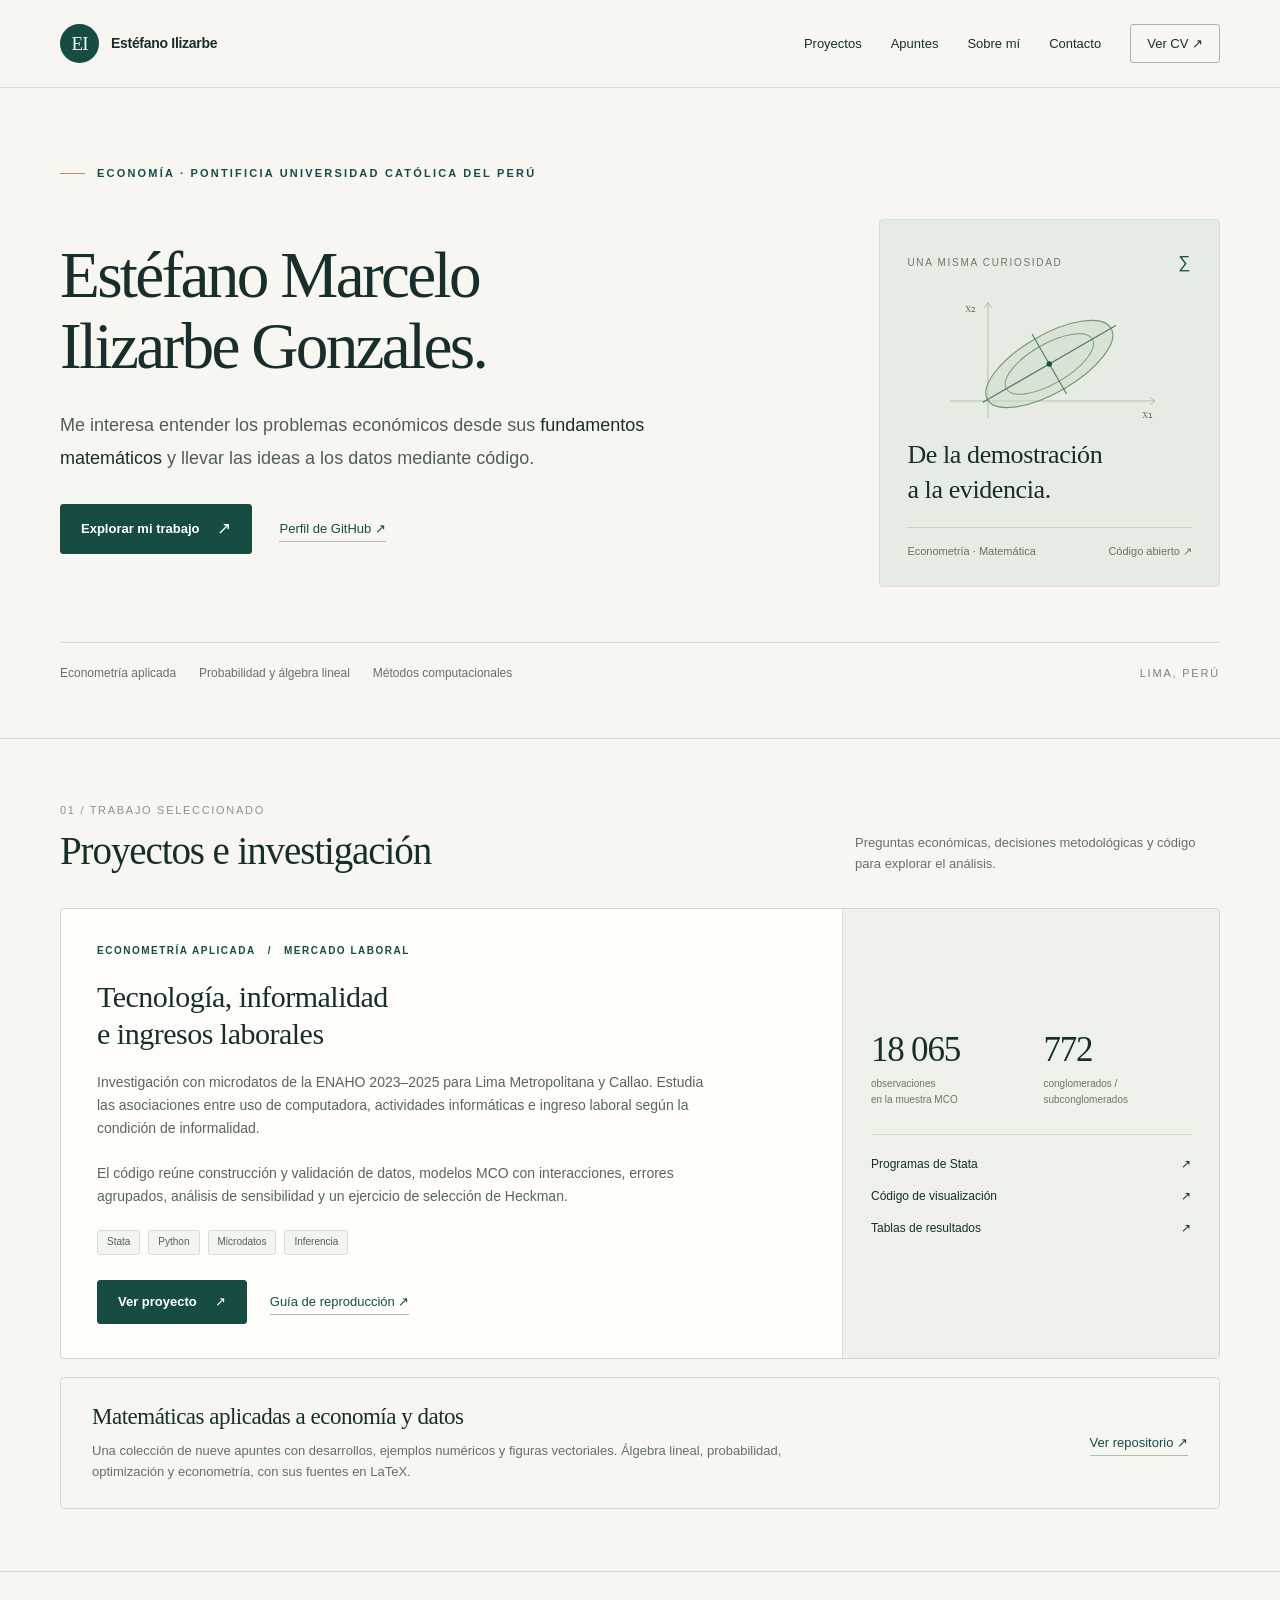
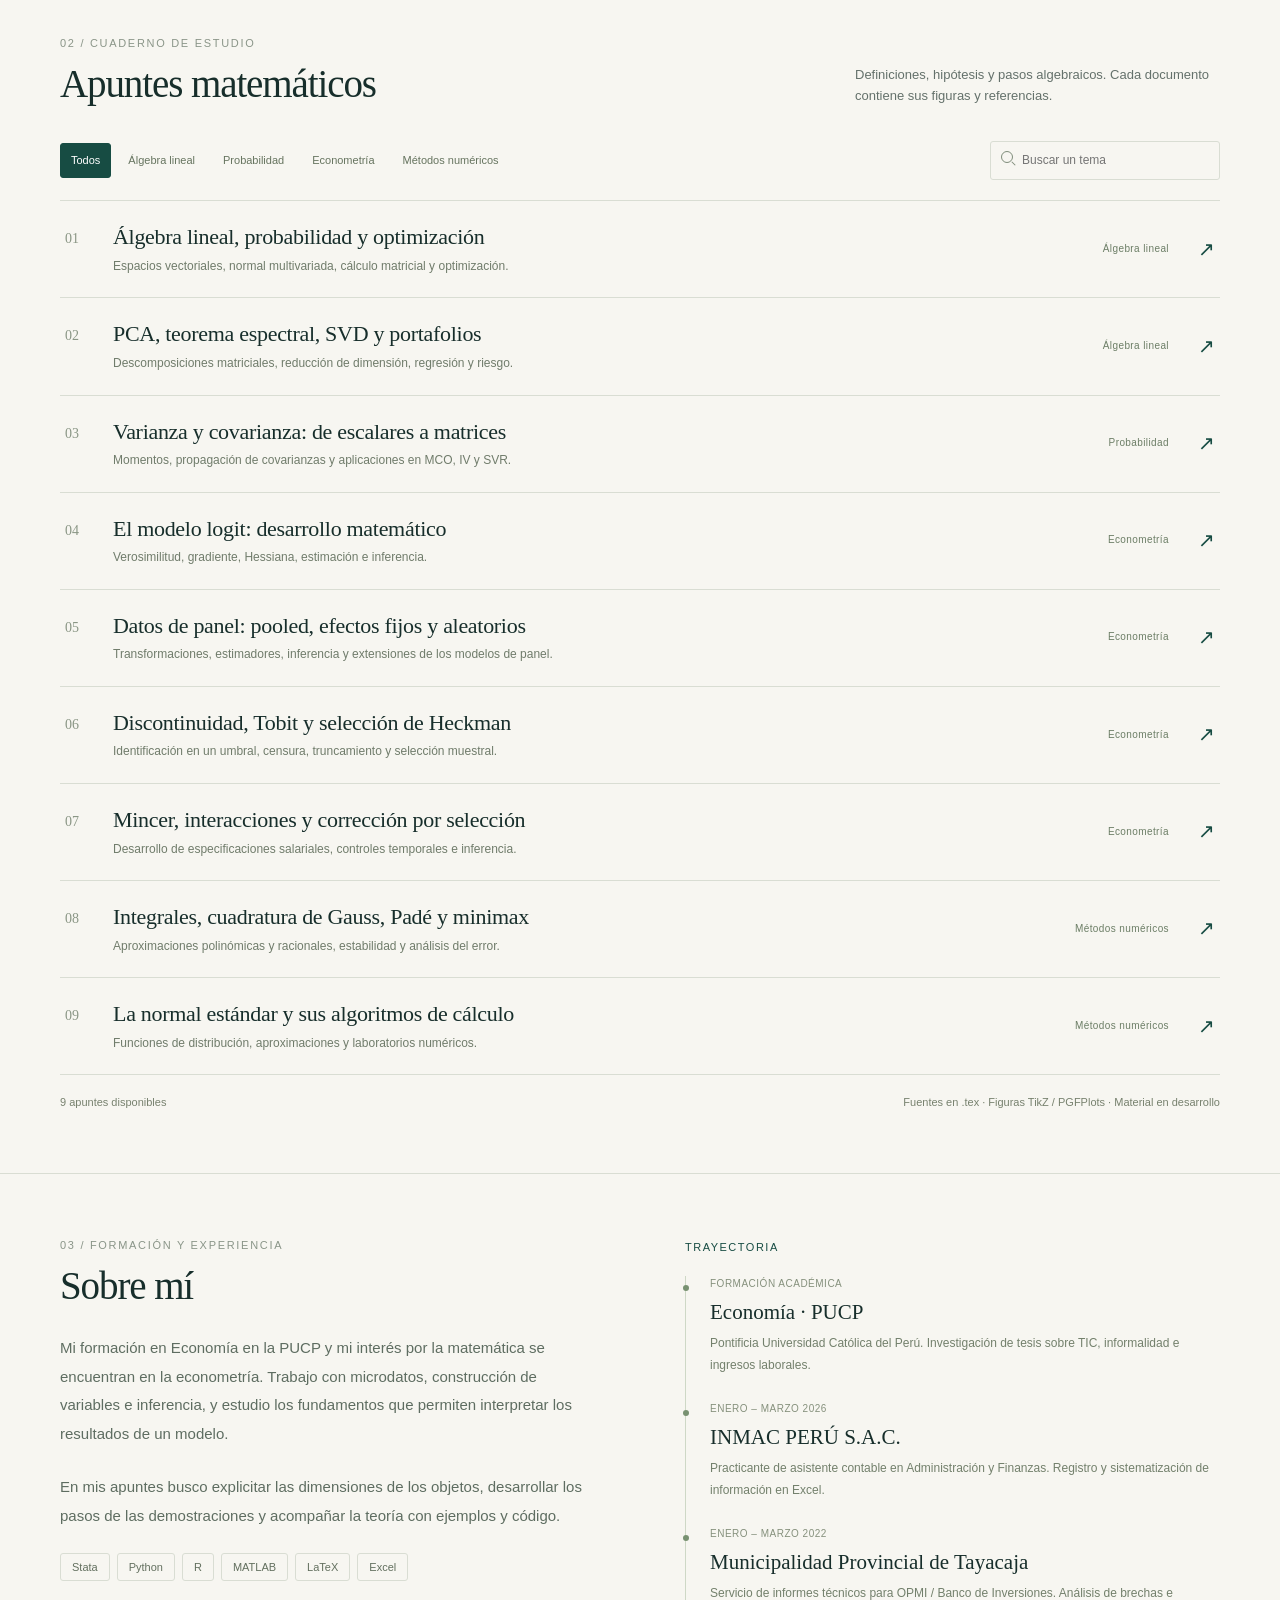
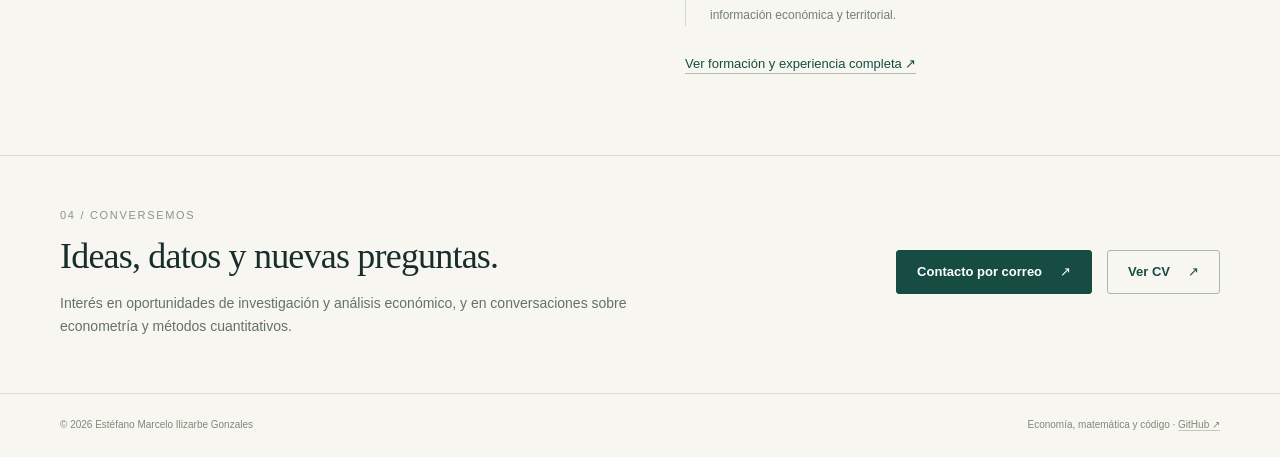
<file: index.html>
<!doctype html>
<html lang="es">
<head>
  <meta charset="utf-8">
  <meta name="viewport" content="width=device-width, initial-scale=1">
  <title>Estéfano Marcelo Ilizarbe Gonzales | Economista · PUCP</title>
  <meta name="description" content="Estéfano Marcelo Ilizarbe Gonzales. Economía PUCP, econometría aplicada, proyecto ENAHO y apuntes de matemática con código abierto.">
  <meta name="author" content="Estéfano Marcelo Ilizarbe Gonzales">
  <meta name="robots" content="index, follow">
  <meta name="theme-color" content="#174c43">
  <link rel="canonical" href="https://estefanoilizarbeg-quant.github.io/">
  <link rel="icon" href="assets/favicon.svg" type="image/svg+xml">
  <link rel="stylesheet" href="assets/styles.css">
  <meta property="og:type" content="website">
  <meta property="og:locale" content="es_PE">
  <meta property="og:site_name" content="Estéfano Ilizarbe Gonzales">
  <meta property="og:title" content="Estéfano Marcelo Ilizarbe Gonzales | Economía y métodos cuantitativos">
  <meta property="og:description" content="Econometría aplicada, investigación con ENAHO y apuntes de matemática. Proyectos, código y formación académica.">
  <meta property="og:url" content="https://estefanoilizarbeg-quant.github.io/">
  <meta name="twitter:card" content="summary">
  <script type="application/ld+json">
  {"@context":"https://schema.org","@type":"Person","name":"Estéfano Marcelo Ilizarbe Gonzales","alternateName":["Estefano Marcelo Ilizarbe Gonzales","Estéfano Ilizarbe","Estefano Ilizarbe"],"url":"https://estefanoilizarbeg-quant.github.io/","sameAs":["https://github.com/EstefanoIlizarbeG-Quant"],"jobTitle":"Economista","description":"Formación en Economía en la Pontificia Universidad Católica del Perú. Interés en econometría aplicada, probabilidad, álgebra lineal y métodos computacionales.","knowsAbout":["Econometría","Estadística","Álgebra lineal","Mercado laboral","Stata","Python","Métodos numéricos"]}
  </script>
  <script src="assets/site.js" defer></script>
</head>
<body>
  <a class="skip-link" href="#contenido">Saltar al contenido</a>
  <header class="site-header">
    <div class="wrap header-inner">
      <a class="brand" href="./" aria-label="Estéfano Ilizarbe, inicio"><span class="brand-mark" aria-hidden="true">EI</span><span class="brand-name">Estéfano Ilizarbe</span></a>
      <button class="menu-toggle" aria-expanded="false" aria-controls="navigation">Menú</button>
      <nav class="nav-links" id="navigation" aria-label="Navegación principal">
        <a href="#proyectos">Proyectos</a><a href="#apuntes">Apuntes</a><a href="#sobre-mi">Sobre mí</a><a href="#contacto">Contacto</a><a class="nav-cv" href="cv.html">Ver CV <span aria-hidden="true">↗</span></a>
      </nav>
    </div>
  </header>
  <main id="contenido">
    <section class="hero wrap" aria-labelledby="nombre">
      <p class="eyebrow">Economía · Pontificia Universidad Católica del Perú</p>
      <div class="hero-grid">
        <div>
          <h1 id="nombre"><span>Estéfano Marcelo</span><span>Ilizarbe Gonzales.</span></h1>
          <p class="intro">Me interesa entender los problemas económicos desde sus <strong>fundamentos matemáticos</strong> y llevar las ideas a los datos mediante código.</p>
          <div class="hero-actions"><a class="button" href="#proyectos">Explorar mi trabajo <span class="arrow" aria-hidden="true">↗</span></a><a class="text-link" href="https://github.com/EstefanoIlizarbeG-Quant">Perfil de GitHub <span aria-hidden="true">↗</span></a></div>
        </div>
        <aside class="hero-aside" aria-label="Áreas de trabajo">
          <div class="aside-top"><span>Una misma curiosidad</span><span aria-hidden="true">∑</span></div>
          <svg class="formula-illustration" viewBox="0 0 280 155" role="img" aria-labelledby="geometry-title"><title id="geometry-title">Ilustración de ejes y una elipse de covarianza</title><g fill="none" stroke="#a9bca7" stroke-width="1"><path d="M30 124H257M72 143V15"/><path d="m251 120 6 4-6 4M68 21l4-6 4 6"/></g><g transform="translate(140 83) rotate(-30)"><ellipse rx="79" ry="32" fill="#cddcc8" fill-opacity=".5" stroke="#789671" stroke-width="1.3"/><ellipse rx="55" ry="22" fill="none" stroke="#789671" stroke-width="1"/><path d="M-85 0H85M0-38V38" stroke="#507d61" stroke-width="1.3"/></g><circle cx="140" cy="83" r="3" fill="#174c43"/><text x="243" y="143" font-family="Georgia,serif" font-size="13" fill="#66805f">x₁</text><text x="47" y="25" font-family="Georgia,serif" font-size="13" fill="#66805f">x₂</text></svg>
          <p class="aside-line">De la demostración<br>a la evidencia.</p>
          <div class="aside-bottom"><span>Econometría · Matemática</span><span>Código abierto ↗</span></div>
        </aside>
      </div>
      <div class="hero-bottom"><div class="hero-topics"><span>Econometría aplicada</span><span>Probabilidad y álgebra lineal</span><span>Métodos computacionales</span></div><span class="location">Lima, Perú</span></div>
    </section>

    <section class="section" id="proyectos" aria-labelledby="proyectos-title">
      <div class="wrap">
        <div class="section-header"><div><div class="section-number">01 / TRABAJO SELECCIONADO</div><h2 id="proyectos-title">Proyectos e investigación</h2></div><p class="section-caption">Preguntas económicas, decisiones metodológicas y código para explorar el análisis.</p></div>
        <article class="project project-main">
          <div class="project-body"><div class="tagline">Econometría aplicada <span aria-hidden="true">/</span> Mercado laboral</div><h3>Tecnología, informalidad<br>e ingresos laborales</h3><p>Investigación con microdatos de la ENAHO 2023–2025 para Lima Metropolitana y Callao. Estudia las asociaciones entre uso de computadora, actividades informáticas e ingreso laboral según la condición de informalidad.</p><p>El código reúne construcción y validación de datos, modelos MCO con interacciones, errores agrupados, análisis de sensibilidad y un ejercicio de selección de Heckman.</p><div class="project-labels"><span class="pill">Stata</span><span class="pill">Python</span><span class="pill">Microdatos</span><span class="pill">Inferencia</span></div><div class="project-actions"><a class="button" href="https://github.com/EstefanoIlizarbeG-Quant/tic-ingresos-laborales-enaho">Ver proyecto <span aria-hidden="true">↗</span></a><a class="text-link" href="https://github.com/EstefanoIlizarbeG-Quant/tic-ingresos-laborales-enaho/blob/main/docs/reproduccion.md">Guía de reproducción ↗</a></div></div>
          <div class="project-side"><div class="project-stats"><div><span class="stat-number">18 065</span><span class="stat-label">observaciones<br>en la muestra MCO</span></div><div><span class="stat-number">772</span><span class="stat-label">conglomerados /<br>subconglomerados</span></div></div><div class="project-side-links"><a href="https://github.com/EstefanoIlizarbeG-Quant/tic-ingresos-laborales-enaho/tree/main/stata">Programas de Stata <span aria-hidden="true">↗</span></a><a href="https://github.com/EstefanoIlizarbeG-Quant/tic-ingresos-laborales-enaho/blob/main/python/graficos_enaho.py">Código de visualización <span aria-hidden="true">↗</span></a><a href="https://github.com/EstefanoIlizarbeG-Quant/tic-ingresos-laborales-enaho/tree/main/resultados/tablas">Tablas de resultados <span aria-hidden="true">↗</span></a></div></div>
        </article>
        <article class="project project-secondary"><div><h3>Matemáticas aplicadas a economía y datos</h3><p>Una colección de nueve apuntes con desarrollos, ejemplos numéricos y figuras vectoriales. Álgebra lineal, probabilidad, optimización y econometría, con sus fuentes en LaTeX.</p></div><a class="text-link" href="https://github.com/EstefanoIlizarbeG-Quant/matematicas-aplicadas">Ver repositorio ↗</a></article>
      </div>
    </section>

    <section class="section" id="apuntes" aria-labelledby="apuntes-title">
      <div class="wrap">
        <div class="section-header"><div><div class="section-number">02 / CUADERNO DE ESTUDIO</div><h2 id="apuntes-title">Apuntes matemáticos</h2></div><p class="section-caption">Definiciones, hipótesis y pasos algebraicos. Cada documento contiene sus figuras y referencias.</p></div>
        <div class="note-controls js-only"><div class="filters" role="group" aria-label="Filtrar apuntes por área"><button class="filter-button" data-filter="all" aria-pressed="true">Todos</button><button class="filter-button" data-filter="algebra" aria-pressed="false">Álgebra lineal</button><button class="filter-button" data-filter="probabilidad" aria-pressed="false">Probabilidad</button><button class="filter-button" data-filter="econometria" aria-pressed="false">Econometría</button><button class="filter-button" data-filter="numericos" aria-pressed="false">Métodos numéricos</button></div><div class="note-search"><span class="search-icon" aria-hidden="true"></span><input id="note-search" type="search" placeholder="Buscar un tema" aria-label="Buscar apuntes por tema"></div></div>
        <div class="note-list" id="note-list">
          <a class="note" data-area="algebra" href="https://github.com/EstefanoIlizarbeG-Quant/matematicas-aplicadas/blob/main/notas/algebra_lineal/Algebra_Lineal_Probabilidad_Optimizacion.tex"><span class="note-number">01</span><div><h3>Álgebra lineal, probabilidad y optimización</h3><p>Espacios vectoriales, normal multivariada, cálculo matricial y optimización.</p></div><span class="note-category">Álgebra lineal</span><span class="arrow" aria-hidden="true">↗</span></a>
          <a class="note" data-area="algebra" href="https://github.com/EstefanoIlizarbeG-Quant/matematicas-aplicadas/blob/main/notas/algebra_lineal/PCA_Teorema_Espectral_SVD_ML_Portafolios.tex"><span class="note-number">02</span><div><h3>PCA, teorema espectral, SVD y portafolios</h3><p>Descomposiciones matriciales, reducción de dimensión, regresión y riesgo.</p></div><span class="note-category">Álgebra lineal</span><span class="arrow" aria-hidden="true">↗</span></a>
          <a class="note" data-area="probabilidad" href="https://github.com/EstefanoIlizarbeG-Quant/matematicas-aplicadas/blob/main/notas/probabilidad/Varianza_Covarianza_Matricial_MCO_IV_SVR.tex"><span class="note-number">03</span><div><h3>Varianza y covarianza: de escalares a matrices</h3><p>Momentos, propagación de covarianzas y aplicaciones en MCO, IV y SVR.</p></div><span class="note-category">Probabilidad</span><span class="arrow" aria-hidden="true">↗</span></a>
          <a class="note" data-area="econometria" href="https://github.com/EstefanoIlizarbeG-Quant/matematicas-aplicadas/blob/main/notas/econometria/Logit_Desarrollo_Completo.tex"><span class="note-number">04</span><div><h3>El modelo logit: desarrollo matemático</h3><p>Verosimilitud, gradiente, Hessiana, estimación e inferencia.</p></div><span class="note-category">Econometría</span><span class="arrow" aria-hidden="true">↗</span></a>
          <a class="note" data-area="econometria" href="https://github.com/EstefanoIlizarbeG-Quant/matematicas-aplicadas/blob/main/notas/econometria/Datos_de_Panel_Pooled_FE_RE.tex"><span class="note-number">05</span><div><h3>Datos de panel: pooled, efectos fijos y aleatorios</h3><p>Transformaciones, estimadores, inferencia y extensiones de los modelos de panel.</p></div><span class="note-category">Econometría</span><span class="arrow" aria-hidden="true">↗</span></a>
          <a class="note" data-area="econometria" href="https://github.com/EstefanoIlizarbeG-Quant/matematicas-aplicadas/blob/main/notas/econometria/RD_Tobit_Heckman_Completo.tex"><span class="note-number">06</span><div><h3>Discontinuidad, Tobit y selección de Heckman</h3><p>Identificación en un umbral, censura, truncamiento y selección muestral.</p></div><span class="note-category">Econometría</span><span class="arrow" aria-hidden="true">↗</span></a>
          <a class="note" data-area="econometria" href="https://github.com/EstefanoIlizarbeG-Quant/matematicas-aplicadas/blob/main/notas/econometria/Tesis_Mincer_Principal_Heckman_Matematica.tex"><span class="note-number">07</span><div><h3>Mincer, interacciones y corrección por selección</h3><p>Desarrollo de especificaciones salariales, controles temporales e inferencia.</p></div><span class="note-category">Econometría</span><span class="arrow" aria-hidden="true">↗</span></a>
          <a class="note" data-area="numericos" href="https://github.com/EstefanoIlizarbeG-Quant/matematicas-aplicadas/blob/main/notas/metodos_numericos/Integrales_CDF_Gauss_Pade_Minimax.tex"><span class="note-number">08</span><div><h3>Integrales, cuadratura de Gauss, Padé y minimax</h3><p>Aproximaciones polinómicas y racionales, estabilidad y análisis del error.</p></div><span class="note-category">Métodos numéricos</span><span class="arrow" aria-hidden="true">↗</span></a>
          <a class="note" data-area="numericos" href="https://github.com/EstefanoIlizarbeG-Quant/matematicas-aplicadas/blob/main/notas/metodos_numericos/Phi_Normal_Gauss_Algoritmos_200.tex"><span class="note-number">09</span><div><h3>La normal estándar y sus algoritmos de cálculo</h3><p>Funciones de distribución, aproximaciones y laboratorios numéricos.</p></div><span class="note-category">Métodos numéricos</span><span class="arrow" aria-hidden="true">↗</span></a>
        </div>
        <p class="empty-state" id="empty-notes" hidden>No hay apuntes que coincidan con esa búsqueda. Prueba otro término o cambia el área.</p>
        <div class="note-footer"><p id="note-count" aria-live="polite" aria-atomic="true">9 apuntes disponibles</p><p>Fuentes en .tex · Figuras TikZ / PGFPlots · Material en desarrollo</p></div>
      </div>
    </section>

    <section class="section" id="sobre-mi" aria-labelledby="sobre-title">
      <div class="wrap about-grid">
        <div><div class="section-number">03 / FORMACIÓN Y EXPERIENCIA</div><h2 id="sobre-title">Sobre mí</h2><p class="about-copy">Mi formación en Economía en la PUCP y mi interés por la matemática se encuentran en la econometría. Trabajo con microdatos, construcción de variables e inferencia, y estudio los fundamentos que permiten interpretar los resultados de un modelo.</p><p class="about-copy">En mis apuntes busco explicitar las dimensiones de los objetos, desarrollar los pasos de las demostraciones y acompañar la teoría con ejemplos y código.</p><div class="about-tools" aria-label="Herramientas de trabajo"><span class="tool">Stata</span><span class="tool">Python</span><span class="tool">R</span><span class="tool">MATLAB</span><span class="tool">LaTeX</span><span class="tool">Excel</span></div></div>
        <div><p class="timeline-label">Trayectoria</p><div class="timeline"><article class="timeline-item"><span class="time-label">FORMACIÓN ACADÉMICA</span><h3>Economía · PUCP</h3><p>Pontificia Universidad Católica del Perú. Investigación de tesis sobre TIC, informalidad e ingresos laborales.</p></article><article class="timeline-item"><time datetime="2026-01">ENERO – MARZO 2026</time><h3>INMAC PERÚ S.A.C.</h3><p>Practicante de asistente contable en Administración y Finanzas. Registro y sistematización de información en Excel.</p></article><article class="timeline-item"><time datetime="2022-01">ENERO – MARZO 2022</time><h3>Municipalidad Provincial de Tayacaja</h3><p>Servicio de informes técnicos para OPMI / Banco de Inversiones. Análisis de brechas e información económica y territorial.</p></article></div><p style="margin-top:24px"><a class="text-link" href="cv.html">Ver formación y experiencia completa ↗</a></p></div>
      </div>
    </section>

    <section class="contact-section" id="contacto" aria-labelledby="contacto-title"><div class="wrap contact-panel"><div><div class="section-number">04 / CONVERSEMOS</div><h2 id="contacto-title">Ideas, datos y nuevas preguntas.</h2><p>Interés en oportunidades de investigación y análisis económico, y en conversaciones sobre econometría y métodos cuantitativos.</p></div><div class="contact-actions"><a class="button" href="mailto:estefanoyilizarbe@gmail.com">Contacto por correo <span aria-hidden="true">↗</span></a><a class="button secondary" href="cv.html">Ver CV <span aria-hidden="true">↗</span></a></div></div></section>
  </main>
  <footer class="site-footer"><div class="wrap footer-inner"><span>© 2026 Estéfano Marcelo Ilizarbe Gonzales</span><span>Economía, matemática y código · <a href="https://github.com/EstefanoIlizarbeG-Quant">GitHub ↗</a></span></div></footer>
</body>
</html>
</file>
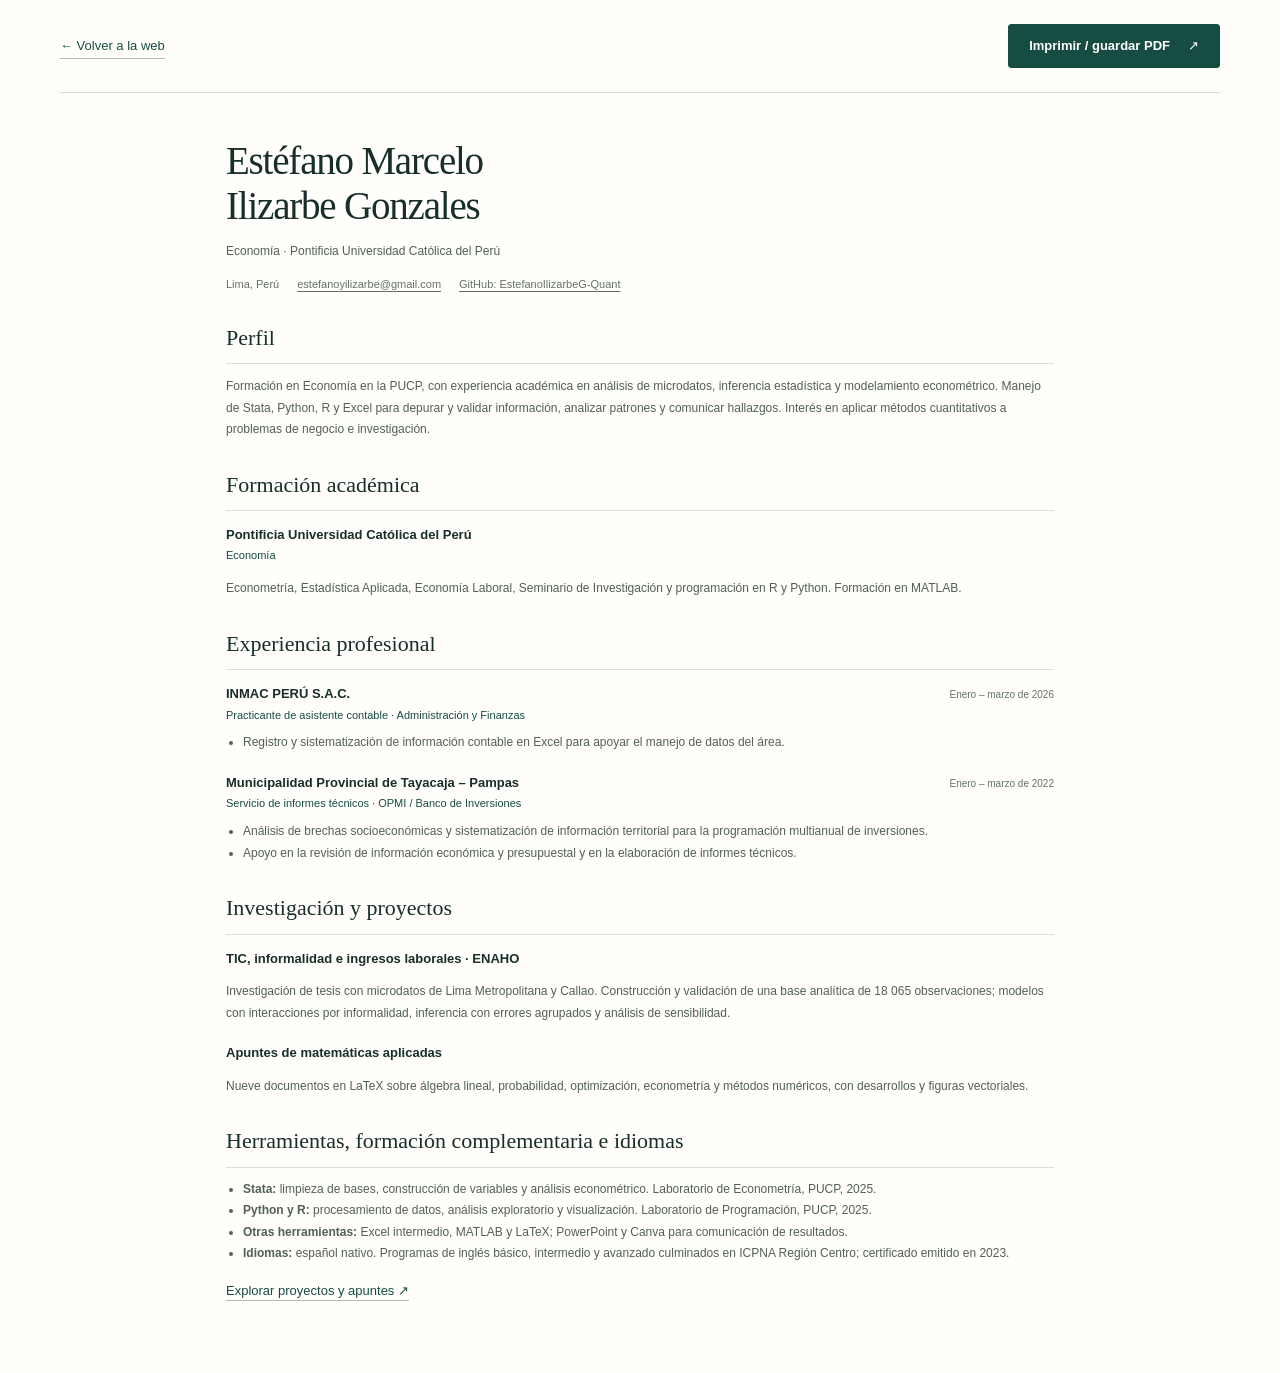
<file: cv.html>
<!doctype html>
<html lang="es">
<head>
  <meta charset="utf-8"><meta name="viewport" content="width=device-width,initial-scale=1">
  <title>CV | Estéfano Marcelo Ilizarbe Gonzales</title>
  <meta name="description" content="Formación, experiencia y proyectos de Estéfano Marcelo Ilizarbe Gonzales. Economía PUCP, econometría aplicada, Stata y Python.">
  <meta name="author" content="Estéfano Marcelo Ilizarbe Gonzales"><meta name="robots" content="index,follow"><meta name="theme-color" content="#174c43">
  <link rel="canonical" href="https://estefanoilizarbeg-quant.github.io/cv.html"><link rel="icon" href="assets/favicon.svg" type="image/svg+xml"><link rel="stylesheet" href="assets/styles.css">
  <meta property="og:title" content="CV | Estéfano Marcelo Ilizarbe Gonzales"><meta property="og:type" content="profile"><meta property="og:url" content="https://estefanoilizarbeg-quant.github.io/cv.html"><meta property="og:description" content="Formación en Economía, experiencia profesional y proyectos de análisis de datos.">
  <script src="assets/site.js" defer></script>
</head>
<body class="cv-page">
  <div class="wrap cv-toolbar"><a class="text-link" href="./">← Volver a la web</a><button class="button" type="button" data-print>Imprimir / guardar PDF <span aria-hidden="true">↗</span></button></div>
  <main class="cv-sheet" id="contenido">
    <header><h1>Estéfano Marcelo<br>Ilizarbe Gonzales</h1><p class="cv-subtitle">Economía · Pontificia Universidad Católica del Perú</p><div class="cv-links"><span>Lima, Perú</span><a href="mailto:estefanoyilizarbe@gmail.com">estefanoyilizarbe@gmail.com</a><a href="https://github.com/EstefanoIlizarbeG-Quant">GitHub: EstefanoIlizarbeG-Quant</a></div></header>
    <section aria-labelledby="cv-perfil"><h2 id="cv-perfil">Perfil</h2><p class="cv-description">Formación en Economía en la PUCP, con experiencia académica en análisis de microdatos, inferencia estadística y modelamiento econométrico. Manejo de Stata, Python, R y Excel para depurar y validar información, analizar patrones y comunicar hallazgos. Interés en aplicar métodos cuantitativos a problemas de negocio e investigación.</p></section>
    <section aria-labelledby="cv-formacion"><h2 id="cv-formacion">Formación académica</h2><div class="cv-entry"><h3>Pontificia Universidad Católica del Perú</h3><p class="role">Economía</p><p>Econometría, Estadística Aplicada, Economía Laboral, Seminario de Investigación y programación en R y Python. Formación en MATLAB.</p></div></section>
    <section aria-labelledby="cv-experiencia"><h2 id="cv-experiencia">Experiencia profesional</h2><div class="cv-entry"><div class="cv-entry-heading"><h3>INMAC PERÚ S.A.C.</h3><time datetime="2026-01">Enero – marzo de 2026</time></div><p class="role">Practicante de asistente contable · Administración y Finanzas</p><ul><li>Registro y sistematización de información contable en Excel para apoyar el manejo de datos del área.</li></ul></div><div class="cv-entry"><div class="cv-entry-heading"><h3>Municipalidad Provincial de Tayacaja – Pampas</h3><time datetime="2022-01">Enero – marzo de 2022</time></div><p class="role">Servicio de informes técnicos · OPMI / Banco de Inversiones</p><ul><li>Análisis de brechas socioeconómicas y sistematización de información territorial para la programación multianual de inversiones.</li><li>Apoyo en la revisión de información económica y presupuestal y en la elaboración de informes técnicos.</li></ul></div></section>
    <section aria-labelledby="cv-proyectos"><h2 id="cv-proyectos">Investigación y proyectos</h2><div class="cv-entry"><h3>TIC, informalidad e ingresos laborales · ENAHO</h3><p>Investigación de tesis con microdatos de Lima Metropolitana y Callao. Construcción y validación de una base analítica de 18 065 observaciones; modelos con interacciones por informalidad, inferencia con errores agrupados y análisis de sensibilidad.</p></div><div class="cv-entry"><h3>Apuntes de matemáticas aplicadas</h3><p>Nueve documentos en LaTeX sobre álgebra lineal, probabilidad, optimización, econometría y métodos numéricos, con desarrollos y figuras vectoriales.</p></div></section>
    <section aria-labelledby="cv-herramientas"><h2 id="cv-herramientas">Herramientas, formación complementaria e idiomas</h2><ul><li><strong>Stata:</strong> limpieza de bases, construcción de variables y análisis econométrico. Laboratorio de Econometría, PUCP, 2025.</li><li><strong>Python y R:</strong> procesamiento de datos, análisis exploratorio y visualización. Laboratorio de Programación, PUCP, 2025.</li><li><strong>Otras herramientas:</strong> Excel intermedio, MATLAB y LaTeX; PowerPoint y Canva para comunicación de resultados.</li><li><strong>Idiomas:</strong> español nativo. Programas de inglés básico, intermedio y avanzado culminados en ICPNA Región Centro; certificado emitido en 2023.</li></ul></section>
    <p class="cv-bottom"><a class="text-link" href="./#proyectos">Explorar proyectos y apuntes ↗</a></p>
  </main>
</body>
</html>
</file>
<file: assets/styles.css>
:root{--paper:#f7f6f1;--white:#fffefa;--ink:#172e2b;--muted:#64716b;--green:#174c43;--sage:#dfe8df;--line:#d9ddd3;--gold:#b8955b;--serif:Georgia,"Times New Roman",serif;--sans:Inter,"Segoe UI",Arial,sans-serif}*{box-sizing:border-box}html{scroll-behavior:smooth;scroll-padding-top:105px}body{margin:0;background:var(--paper);color:var(--ink);font-family:var(--sans);font-size:16px;line-height:1.65;-webkit-font-smoothing:antialiased}a{color:inherit;text-decoration:none}a:focus-visible,button:focus-visible,input:focus-visible{outline:3px solid var(--gold);outline-offset:5px}button,input{font:inherit}button{cursor:pointer}button:disabled{cursor:default}.wrap{width:min(1160px,calc(100% - 72px));margin:0 auto}.skip-link{position:fixed;top:-70px;left:20px;padding:10px 20px;background:var(--green);color:white;z-index:100}.skip-link:focus{top:12px}.site-header{height:88px;border-bottom:1px solid var(--line);background:rgba(247,246,241,.97);position:sticky;top:0;z-index:30;backdrop-filter:blur(14px)}.header-inner{display:flex;align-items:center;justify-content:space-between;height:100%;gap:28px}.brand{display:flex;align-items:center;gap:12px;white-space:nowrap}.brand-mark{width:39px;height:39px;display:grid;place-items:center;background:var(--green);color:var(--paper);border-radius:50%;font-family:var(--serif);font-size:19px;letter-spacing:-1px}.brand-name{font-size:14px;font-weight:650;letter-spacing:-.3px}.nav-links{display:flex;align-items:center;gap:29px;font-size:13px}.nav-links a{padding:8px 0;position:relative}.nav-links a:after{content:"";position:absolute;bottom:3px;left:0;width:0;height:1px;background:var(--green);transition:width .2s}.nav-links a:hover:after{width:100%}.nav-links .nav-cv{border:1px solid #a4b6a9;padding:8px 16px;border-radius:3px}.nav-links .nav-cv:after{display:none}.menu-toggle{display:none;background:none;border:1px solid var(--line);padding:7px 12px;color:var(--ink);border-radius:3px;font-size:13px}.hero{padding:76px 0 55px}.eyebrow{font-size:11px;letter-spacing:2.2px;text-transform:uppercase;font-weight:650;color:var(--green);margin:0 0 25px;display:flex;align-items:center;gap:12px}.eyebrow:before{content:"";width:25px;height:1px;background:var(--gold)}.hero-grid{display:grid;grid-template-columns:minmax(0,1.65fr) minmax(265px,.75fr);gap:70px;align-items:center}.hero h1{font-family:var(--serif);font-size:clamp(45px,5.1vw,72px);line-height:1.09;letter-spacing:-2.7px;font-weight:400;margin:0 0 27px}.hero h1 span{display:block}.intro{font-size:18px;line-height:1.8;max-width:610px;color:#4f5e57;margin:0 0 30px}.intro strong{font-weight:500;color:var(--ink)}.hero-actions{display:flex;align-items:center;flex-wrap:wrap;gap:27px}.button{display:inline-flex;align-items:center;justify-content:center;gap:18px;font-size:13px;font-weight:550;border:1px solid var(--green);padding:12px 20px;border-radius:3px;line-height:1.4;background:var(--green);color:white;transition:background .18s,transform .18s}.button:hover{background:#0c3830;transform:translateY(-1px)}.button.secondary{color:var(--green);background:transparent;border-color:#a8b9ab}.button.secondary:hover{background:#ecf0e7}.text-link{font-size:13px;color:var(--green);border-bottom:1px solid #adbfb0;padding:2px 0}.arrow{font-family:Arial,sans-serif;font-size:17px}.hero-aside{position:relative;background:#e6ece3;border:1px solid #d6dfd2;padding:29px 27px 25px;border-radius:4px;margin-top:12px}.aside-top{display:flex;align-items:center;justify-content:space-between;color:#69796b;font-size:10px;text-transform:uppercase;letter-spacing:1.7px}.aside-top span:last-child{color:var(--green);font-size:17px}.formula-illustration{display:block;width:100%;height:140px;margin:12px 0 8px}.aside-line{font-family:var(--serif);font-size:26px;line-height:1.35;letter-spacing:-.4px;margin:0 0 20px}.aside-bottom{border-top:1px solid #c8d2c3;padding-top:14px;display:flex;justify-content:space-between;color:#657661;font-size:11px}.hero-bottom{border-top:1px solid var(--line);margin-top:55px;padding-top:21px;display:flex;align-items:center;justify-content:space-between;gap:20px}.hero-topics{display:flex;gap:23px;flex-wrap:wrap;color:var(--muted);font-size:12px}.location{font-size:11px;text-transform:uppercase;letter-spacing:1.8px;white-space:nowrap;color:#7a847b}.section{padding:62px 0;border-top:1px solid var(--line)}.section-header{display:flex;justify-content:space-between;align-items:flex-end;gap:30px;margin-bottom:34px}.section-number{color:#8a9588;font-size:11px;letter-spacing:1.7px;margin-bottom:10px}.section h2{font-family:var(--serif);font-size:39px;font-weight:400;letter-spacing:-1.1px;line-height:1.15;margin:0}.section-caption{font-size:13px;line-height:1.6;color:var(--muted);max-width:365px;margin:0}.project-main{border:1px solid #cdd7ca;background:var(--white);border-radius:4px;display:grid;grid-template-columns:minmax(0,1.45fr) minmax(250px,.7fr);overflow:hidden}.project-body{padding:34px 36px}.tagline{display:flex;align-items:center;gap:12px;margin-bottom:18px;font-size:10px;font-weight:650;letter-spacing:1.5px;text-transform:uppercase;color:var(--green)}.project h3{font-family:var(--serif);font-size:30px;font-weight:400;line-height:1.25;letter-spacing:-.5px;margin:0 0 18px}.project-body p{font-size:14px;color:#57665d;margin:0 0 22px;max-width:625px}.project-labels{display:flex;gap:8px;flex-wrap:wrap;margin-bottom:25px}.pill{font-size:10px;border:1px solid #d4dfd0;color:#52634f;background:#f2f5ef;padding:3px 9px;border-radius:3px}.project-actions{display:flex;gap:23px;align-items:center;flex-wrap:wrap}.project-side{background:#edf1e9;border-left:1px solid #d6dfd1;padding:31px 28px;display:flex;flex-direction:column;justify-content:center}.project-stats{display:grid;grid-template-columns:1fr 1fr;gap:25px;padding-bottom:26px;border-bottom:1px solid #d1dccb}.stat-number{display:block;font-family:var(--serif);font-size:35px;letter-spacing:-1.2px;line-height:1.2}.stat-label{display:block;font-size:10px;color:#697963;margin-top:5px;line-height:1.6}.project-side-links{padding-top:20px;display:grid;gap:12px}.project-side-links a{font-size:12px;display:flex;justify-content:space-between;gap:12px}.project-side-links a:hover{color:#287d65}.project-secondary{margin-top:18px;border:1px solid var(--line);padding:25px 31px;display:flex;align-items:center;justify-content:space-between;gap:38px;border-radius:4px}.project-secondary h3{font-size:23px;margin:0 0 8px}.project-secondary p{margin:0;color:var(--muted);font-size:13px;max-width:710px}.project-secondary .text-link{white-space:nowrap}.note-controls{display:flex;align-items:center;justify-content:space-between;gap:18px;margin-bottom:20px}.filters{display:flex;gap:6px;flex-wrap:wrap}.filter-button{border:1px solid transparent;background:none;border-radius:3px;padding:7px 10px;color:#66745f;font-size:11px;white-space:nowrap}.filter-button:hover{background:#e9eee4}.filter-button[aria-pressed=true]{background:var(--green);border-color:var(--green);color:white}.note-search{position:relative;max-width:230px;width:100%}.note-search input{width:100%;padding:9px 12px 9px 31px;border:1px solid var(--line);border-radius:3px;background:transparent;color:var(--ink);font-size:12px}.search-icon{position:absolute;left:11px;top:10px;width:12px;height:12px;border:1.3px solid #7f8d7b;border-radius:50%;pointer-events:none}.search-icon:after{content:"";position:absolute;width:5px;height:1px;background:#7f8d7b;right:-4px;bottom:-2px;transform:rotate(45deg)}.note-list{border-top:1px solid var(--line)}.note{display:grid;grid-template-columns:31px minmax(0,1fr) 137px 29px;gap:17px;align-items:center;padding:21px 5px;border-bottom:1px solid var(--line);transition:background .18s}.note:hover{background:#eff1e8}.note-number{font-family:var(--serif);font-size:14px;color:#8a9685;align-self:start;margin-top:5px}.note h3{font-family:var(--serif);font-size:22px;letter-spacing:-.3px;line-height:1.35;font-weight:400;margin:0 0 4px}.note p{font-size:12px;line-height:1.7;color:#707c6b;margin:0;max-width:700px}.note-category{font-size:10px;color:#6c7e66;letter-spacing:.4px;text-align:right}.note .arrow{justify-self:end;color:var(--green);font-size:20px}.note[hidden]{display:none}.note-footer{display:flex;justify-content:space-between;align-items:center;gap:24px;margin-top:18px;color:#77816e;font-size:11px}.note-footer p{margin:0}.empty-state{border-bottom:1px solid var(--line);padding:28px;color:var(--muted);font-size:13px}.about-grid{display:grid;grid-template-columns:1fr 1fr;gap:90px}.about-copy{font-size:15px;color:#5e6d61;line-height:1.9;margin:25px 0 23px}.about-tools{display:flex;gap:7px;flex-wrap:wrap}.tool{border:1px solid var(--line);border-radius:3px;padding:4px 11px;font-size:11px;color:#63705f}.timeline-label{font-size:11px;text-transform:uppercase;letter-spacing:1.5px;color:var(--green);margin:2px 0 20px}.timeline{border-left:1px solid #ced8c6;padding-left:24px}.timeline-item{position:relative;padding-bottom:25px}.timeline-item:last-child{padding-bottom:0}.timeline-item:before{content:"";position:absolute;width:6px;height:6px;border-radius:50%;background:#789171;left:-27.5px;top:9px}.timeline-item time,.timeline-item .time-label{display:block;font-size:10px;letter-spacing:.5px;color:#86917d;margin-bottom:6px}.timeline-item h3{font-family:var(--serif);font-size:21px;font-weight:400;line-height:1.3;margin:0 0 7px}.timeline-item p{font-size:12px;line-height:1.8;color:#73806c;margin:0}.contact-section{padding:50px 0 55px;border-top:1px solid var(--line)}.contact-panel{display:flex;justify-content:space-between;align-items:center;gap:35px}.contact-panel h2{font-family:var(--serif);font-size:36px;line-height:1.25;font-weight:400;letter-spacing:-.8px;margin:0 0 13px}.contact-panel p{font-size:14px;color:var(--muted);max-width:600px;margin:0}.contact-actions{display:flex;gap:15px;flex-wrap:wrap}.site-footer{border-top:1px solid var(--line);padding:23px 0;color:#7f8976;font-size:10px}.footer-inner{display:flex;justify-content:space-between;gap:24px}.footer-inner a{border-bottom:1px solid #c1ccb8}.cv-page{background:#fffefa}.cv-toolbar{display:flex;justify-content:space-between;gap:20px;align-items:center;padding:24px 0;border-bottom:1px solid var(--line);font-size:13px}.cv-sheet{max-width:900px;margin:46px auto 70px;padding:0 36px}.cv-sheet h1{font-family:var(--serif);font-size:39px;line-height:1.15;letter-spacing:-1.2px;font-weight:400;margin:0 0 12px}.cv-subtitle{font-size:15px;color:var(--green);margin:0 0 13px}.cv-links{display:flex;gap:18px;flex-wrap:wrap;font-size:11px;color:var(--muted)}.cv-links a{text-decoration:underline;text-underline-offset:3px}.cv-sheet h2{font-family:var(--serif);font-size:22px;font-weight:400;margin:26px 0 11px;padding-bottom:7px;border-bottom:1px solid var(--line)}.cv-sheet p,.cv-sheet li{font-size:12px;line-height:1.8;color:#526154}.cv-sheet ul{padding-left:17px;margin:7px 0 14px}.cv-entry{margin:13px 0 18px}.cv-entry-heading{display:flex;align-items:baseline;justify-content:space-between;gap:14px}.cv-entry h3{font-size:13px;font-weight:650;margin:0}.cv-entry time{font-size:10px;color:var(--muted);white-space:nowrap}.cv-entry .role{margin:1px 0 5px;font-size:11px;color:var(--green)}.cv-sheet .cv-description{font-size:12px;line-height:1.8}.error-page{min-height:100vh;display:grid;place-items:center}.error-content{max-width:600px;padding:40px}.error-content h1{font:400 60px/1.15 var(--serif);letter-spacing:-2px;margin:0 0 24px}.error-content p{color:var(--muted);margin-bottom:27px}.js-only{display:none}.js .js-only{display:flex}
@media(min-width:1400px){.hero{padding-top:92px;padding-bottom:66px}.hero-grid{gap:95px}.hero h1{font-size:76px}.hero-aside{padding:32px 31px}.formula-illustration{height:150px}}
@media(max-width:1000px){.wrap{width:calc(100% - 48px)}.nav-links{gap:20px}.hero-grid{gap:35px;grid-template-columns:minmax(0,1.4fr) minmax(240px,.8fr)}.hero h1{font-size:56px;letter-spacing:-2px}.hero-aside{padding:22px}.intro{font-size:16px}.about-grid{gap:50px}.filters{gap:3px}.filter-button{padding:7px 8px;font-size:10px}.project-body{padding:29px}.note h3{font-size:20px}}
@media(max-width:760px){html{scroll-padding-top:88px}.wrap{width:calc(100% - 36px)}.site-header{height:73px}.brand-name{font-size:12px}.brand-mark{width:34px;height:34px;font-size:17px}.menu-toggle{display:block}.nav-links{display:none;position:absolute;left:0;right:0;top:72px;background:var(--paper);padding:17px 22px;border-bottom:1px solid var(--line);box-shadow:0 12px 20px #203a2c08;gap:10px;flex-wrap:wrap;justify-content:center}.nav-links.is-open{display:flex}.nav-links a{padding:7px 9px;font-size:12px}.hero{padding:44px 0 33px}.hero-grid{grid-template-columns:1fr;gap:29px}.eyebrow{font-size:10px;letter-spacing:1.5px;margin-bottom:19px}.hero h1{font-size:clamp(42px,9vw,61px);letter-spacing:-1.9px;margin-bottom:23px}.intro{font-size:16px;line-height:1.85;margin-bottom:25px}.hero-aside{max-width:100%;padding:22px 25px;display:grid;grid-template-columns:1.15fr 1fr;column-gap:16px;row-gap:7px;align-items:center;margin:0}.aside-top{grid-column:1/-1}.formula-illustration{grid-column:1;grid-row:2/4;height:115px;margin:0}.aside-line{font-size:24px;grid-column:2;margin:0}.aside-bottom{grid-column:2;display:block;margin:0;padding-top:9px;line-height:1.7;font-size:10px}.aside-bottom span{display:block}.hero-bottom{margin-top:30px;display:block;padding-top:18px}.hero-topics{gap:14px;font-size:11px}.location{display:none}.section{padding:43px 0}.section-header{display:block;margin-bottom:26px}.section h2{font-size:34px}.section-caption{margin-top:15px;max-width:500px;font-size:13px}.project-main{grid-template-columns:1fr}.project-body{padding:25px 23px}.project h3{font-size:27px}.project-side{border-left:0;border-top:1px solid #d6dfd1;padding:22px 23px}.project-stats{padding-bottom:18px;gap:24px;grid-template-columns:1fr 1fr}.stat-number{font-size:32px}.project-side-links{gap:10px;padding-top:17px}.project-secondary{display:block;padding:22px 23px;margin-top:15px}.project-secondary h3{font-size:24px}.project-secondary .text-link{display:inline-block;margin-top:19px}.note-controls{flex-direction:column;align-items:stretch;gap:14px}.note-search{max-width:none}.filter-button{font-size:10px;padding:8px 9px}.note{grid-template-columns:22px minmax(0,1fr) 16px;gap:10px;padding:18px 0;align-items:start}.note h3{font-size:20px}.note p{font-size:11px;line-height:1.7}.note-category{grid-column:2;grid-row:2;text-align:left;font-size:9px;letter-spacing:.7px;text-transform:uppercase;margin-top:-1px}.note .arrow{grid-column:3;grid-row:1;margin-top:2px}.note-number{font-size:12px;margin-top:4px}.note-footer{font-size:10px;display:block;line-height:1.9}.note-footer p{margin-bottom:9px}.about-grid{grid-template-columns:1fr;gap:36px}.about-copy{margin-top:20px;font-size:14px}.timeline-label{margin-bottom:18px}.contact-section{padding:40px 0}.contact-panel{display:block}.contact-panel h2{font-size:31px}.contact-panel p{font-size:13px}.contact-actions{margin-top:24px}.footer-inner{display:block;line-height:2}.cv-toolbar{padding:17px 0;font-size:11px}.cv-toolbar .button{padding:9px 12px;font-size:11px}.cv-sheet{margin:30px auto 45px;padding:0 20px}.cv-sheet h1{font-size:33px}.cv-entry-heading{display:block}.cv-entry time{display:block;margin-top:4px}.cv-links{gap:8px 14px;overflow-wrap:anywhere}.cv-subtitle{font-size:13px}.error-content h1{font-size:45px}}
@media(prefers-reduced-motion:reduce){html{scroll-behavior:auto}*,*:before,*:after{animation:none!important;transition:none!important}}
@media print{@page{size:A4;margin:15mm 17mm}body.cv-page{background:white;color:black}.cv-toolbar,.cv-bottom,.site-footer{display:none!important}.cv-sheet{max-width:none;margin:0;padding:0}.cv-sheet h1{font-size:26pt}.cv-subtitle{font-size:10pt}.cv-links{font-size:8pt;gap:10pt}.cv-sheet h2{font-size:13pt;margin:13pt 0 6pt;padding-bottom:4pt;break-after:avoid}.cv-sheet p,.cv-sheet li{font-size:8.4pt;line-height:1.45}.cv-entry{margin:7pt 0 10pt;break-inside:avoid}.cv-entry h3{font-size:9pt}.cv-entry .role,.cv-entry time{font-size:8pt}.cv-sheet ul{margin:4pt 0 8pt}.cv-sheet .cv-description{font-size:8.4pt;line-height:1.5}.cv-links a{color:black;text-decoration:none}.cv-entry-heading{display:flex}}
</file>
